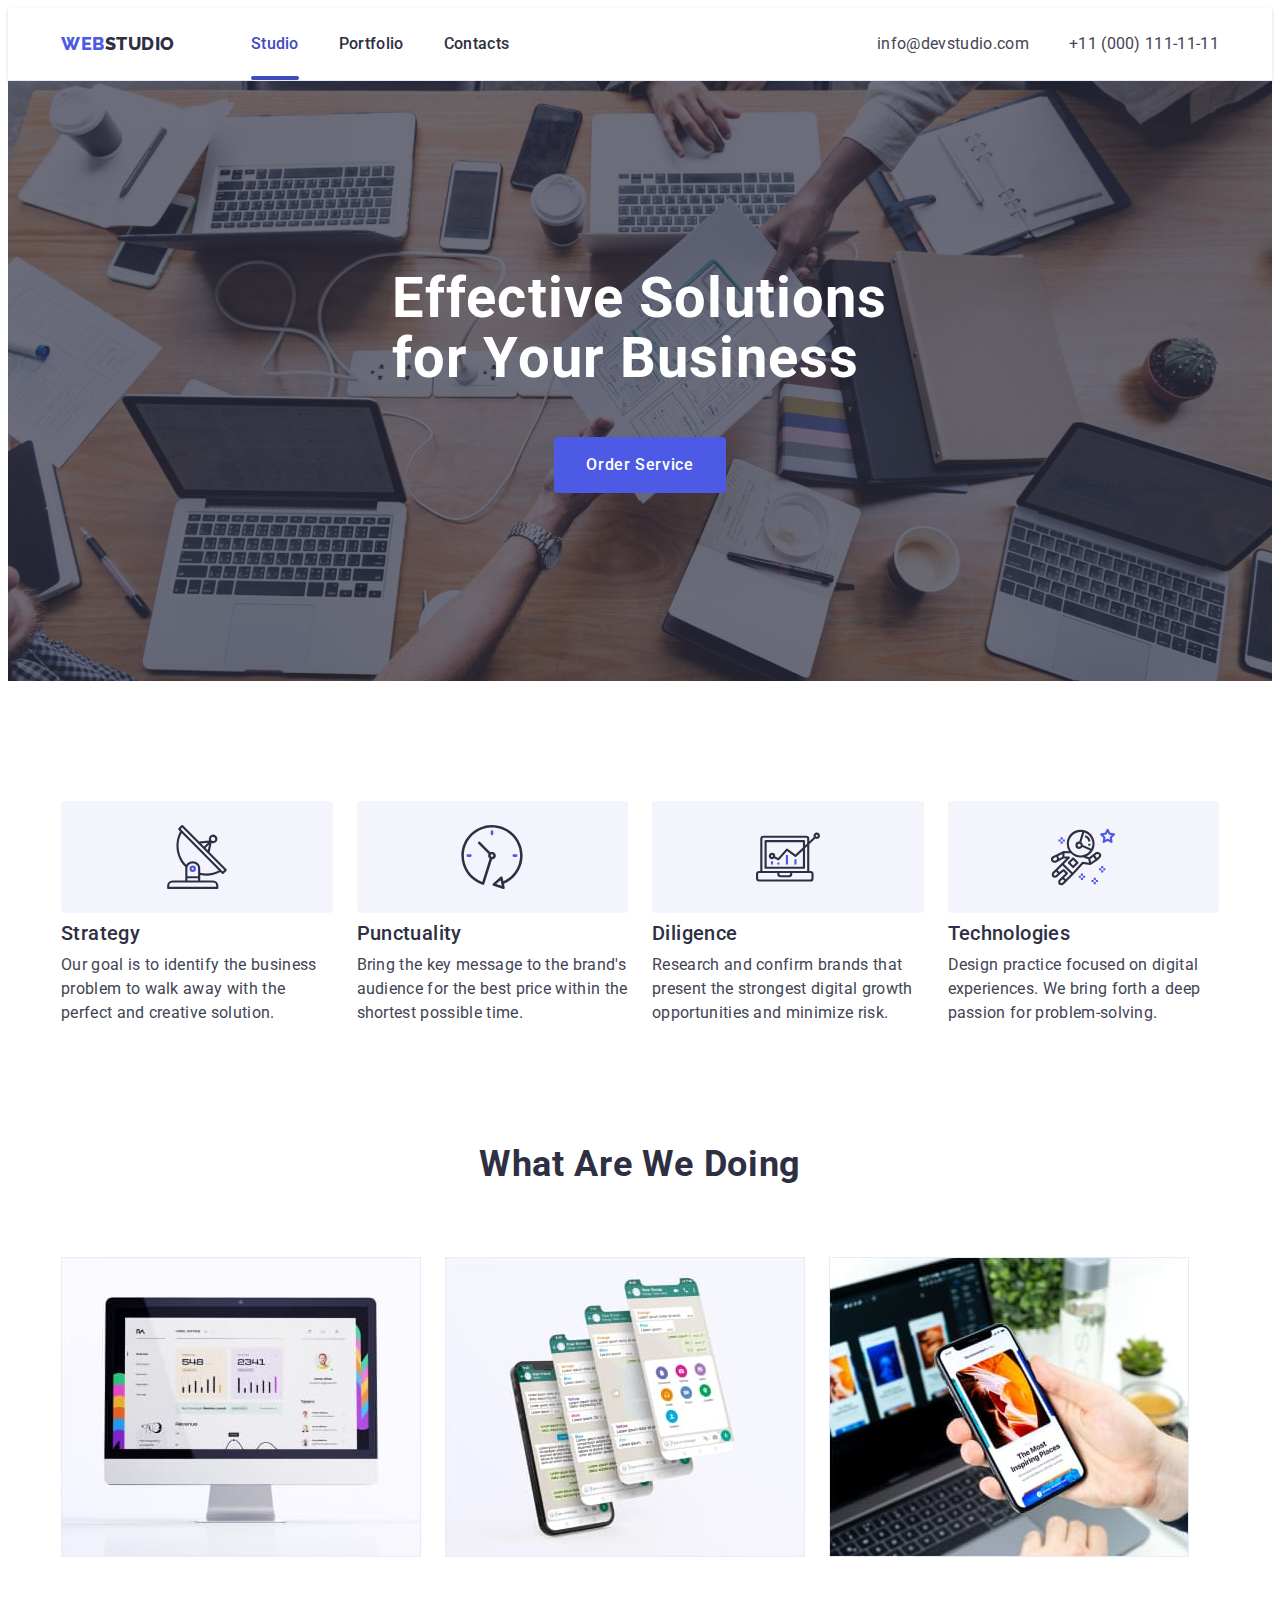
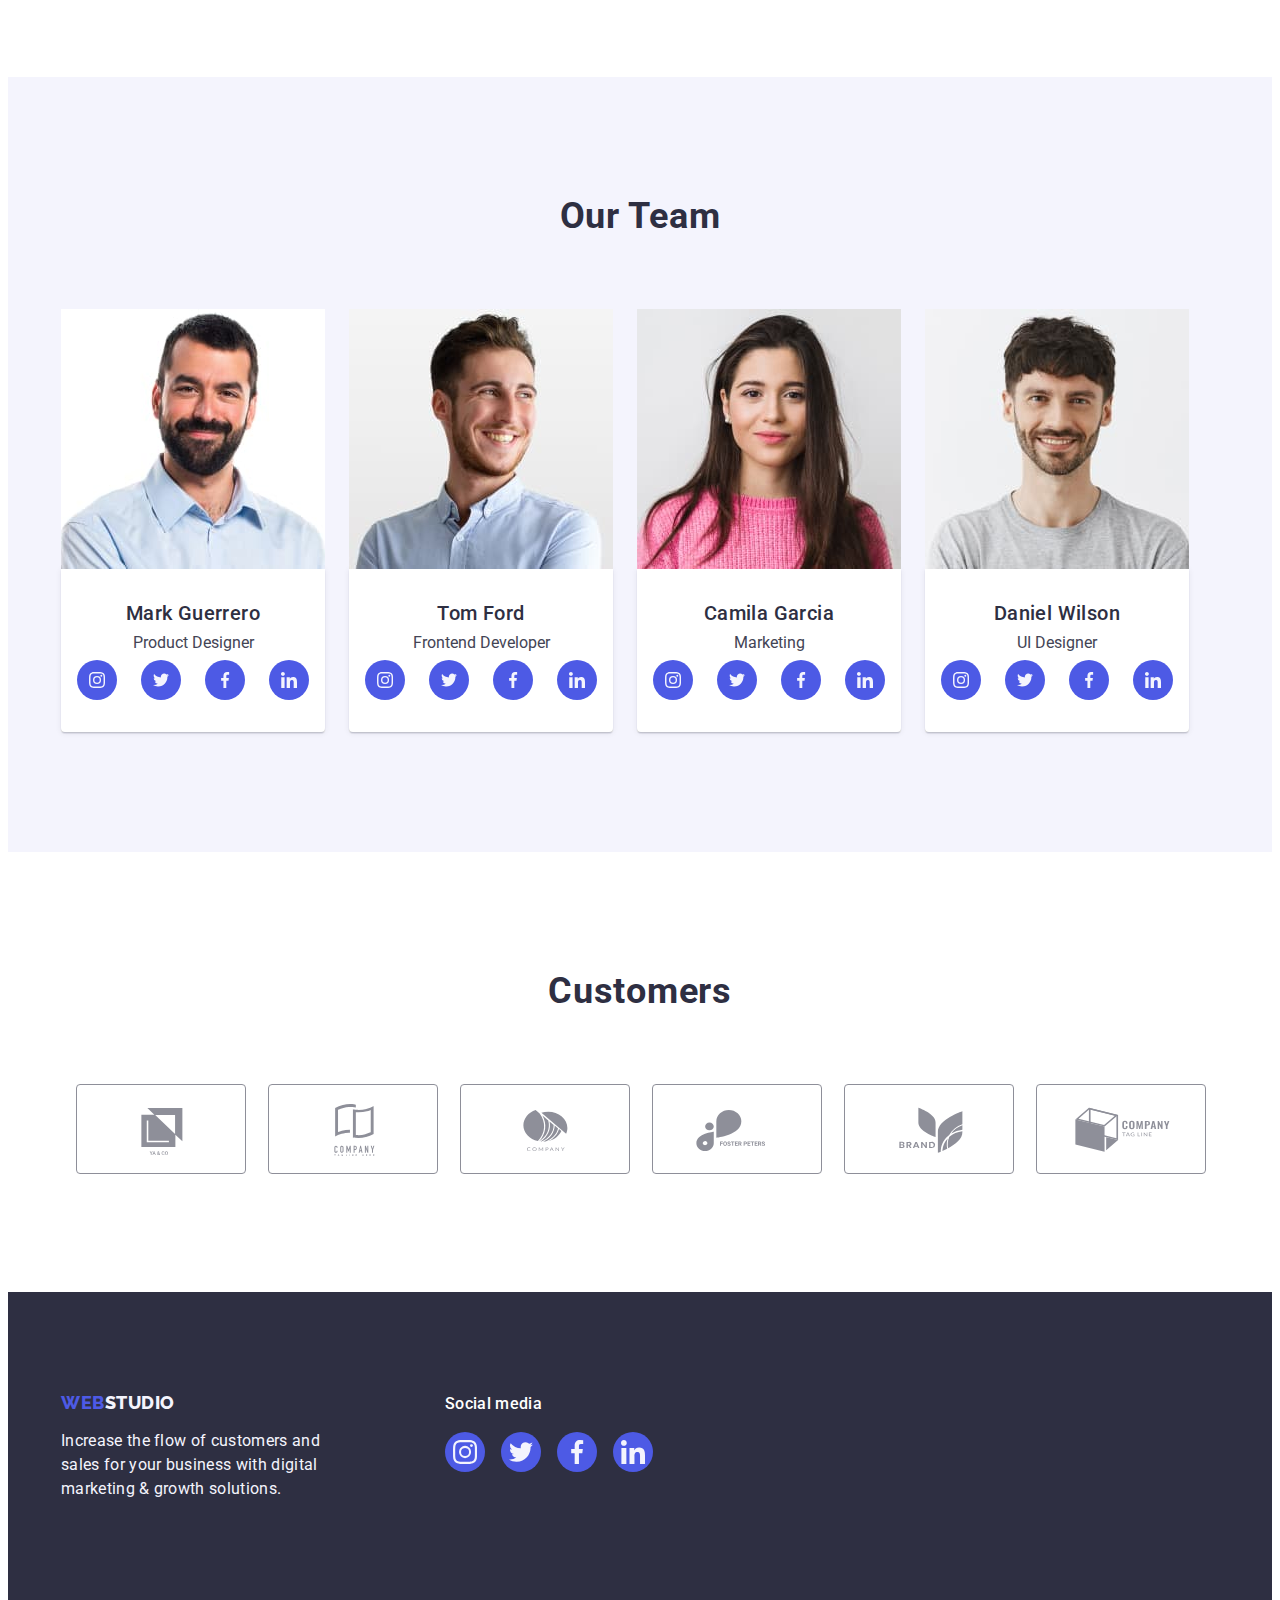
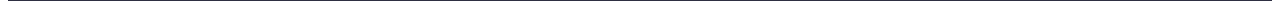
<file: index.html>
<!DOCTYPE html>
<html lang="en">
  <head>
    <meta charset="UTF-8" />
    <meta http-equiv="X-UA-Compatible" content="IE=edge" />
    <meta name="viewport" content="width=device-width, initial-scale=1.0" />
    <title>Studio</title>
    <link rel="preconnect" href="https://fonts.googleapis.com" />
    <link rel="preconnect" href="https://fonts.gstatic.com" crossorigin />
    <link
      href="https://fonts.googleapis.com/css2?family=Raleway:wght@800&family=Roboto:wght@400;500;700&display=swap"
      rel="stylesheet"
    />
    <link
      rel="stylesheet"
      href="https://cdnjs.cloudflare.com/ajax/libs/modern-normalize/1.1.0/modern-normalize.min.css"
      integrity="sha512-wpPYUAdjBVSE4KJnH1VR1HeZfpl1ub8YT/NKx4PuQ5NmX2tKuGu6U/JRp5y+Y8XG2tV+wKQpNHVUX03MfMFn9Q=="
      crossorigin="anonymous"
      referrerpolicy="no-referrer"
    />
    <link rel="stylesheet" href="./css/styles.css" />
  </head>
  <!-- =======================Header================ -->
  <body>
    <header class="page-header">
      <div class="container page-header-container">
        <nav class="page-nav">
          <a href="./index.html" class="web-logo link"
            >Web<span class="studio-logo-dark">Studio</span></a
          >
          <ul class="menu list">
            <li class="menu-item">
              <a class="menu-link active-menu link" href="./index.html"
                >Studio</a
              >
            </li>
            <li class="menu-item">
              <a class="menu-link link" href="./portfolio.html">Portfolio</a>
            </li>
            <li class="menu-item">
              <a class="menu-link link" href="">Contacts</a>
            </li>
          </ul>
        </nav>
        <div>
          <address class="adress">
            <ul class="contact list">
              <li class="contact-list">
                <a class="contact-link link" href="mailto:info@devstudio.com"
                  >info@devstudio.com</a
                >
              </li>
              <li class="contact-list">
                <a class="contact-link link" href="tel:+110001111111"
                  >+11 (000) 111-11-11</a
                >
              </li>
            </ul>
          </address>
        </div>
      </div>
    </header>
    <main>
      <!--===================== Section hero ============-->

      <section class="hero overlay">
        <div class="container hero-container">
          <h1 class="hero-title">Effective Solutions for Your Business</h1>
          <button type="button" class="type-button" data-modal-open>
            Order Service
          </button>
        </div>
      </section>
      <!-- =================Section task and goals============= -->
      <section class="section-task section">
        <div class="container task-container">
          <h2 class="secondary-title" hidden>Tasks and goals</h2>

          <ul class="task-list list">
            <li class="title-list icon-antenna position-icon">
              <div class="font-task">
                <svg class="task-icon" width="64" height="64">
                  <use href="./images/icons.svg#icon-antenna"></use>
                </svg>
              </div>
              <h3 class="title">Strategy</h3>
              <p class="descr-title descr-title-dark">
                Our goal is to identify the business problem to walk away with
                the perfect and creative solution.
              </p>
            </li>

            <li class="title-list icon-antenna position-icon">
              <div class="font-task">
                <svg class="task-icon" width="64" height="64">
                  <use href="./images/icons.svg#icon-clock"></use>
                </svg>
              </div>
              <h3 class="title">Punctuality</h3>
              <p class="descr-title descr-title-dark">
                Bring the key message to the brand's audience for the best price
                within the shortest possible time.
              </p>
            </li>
            <li class="title-list icon-antenna position-icon">
              <div class="font-task">
                <svg class="task-icon" width="64" height="64">
                  <use href="./images/icons.svg#icon-diagram"></use>
                </svg>
              </div>
              <h3 class="title">Diligence</h3>
              <p class="descr-title descr-title-dark">
                Research and confirm brands that present the strongest digital
                growth opportunities and minimize risk.
              </p>
            </li>
            <li class="title-list icon-antenna position-icon">
              <div class="font-task">
                <svg class="task-icon" width="64" height="64">
                  <use href="./images/icons.svg#icon-astronaut"></use>
                </svg>
              </div>
              <h3 class="title">Technologies</h3>
              <p class="descr-title descr-title-dark">
                Design practice focused on digital experiences. We bring forth a
                deep passion for problem-solving.
              </p>
            </li>
          </ul>
        </div>
      </section>
      <!-- ================Section What are we doing ============-->
      <section class="section-work">
        <div class="container">
          <h2 class="secondary-title">What are we doing</h2>
          <ul class="work list">
            <li class="work-logo">
              <img src="./images/img1.jpg" alt="Photo" width="360" />
            </li>
            <li class="work-logo">
              <img src="./images/img2.jpg" alt="Photo" width="360" />
            </li>
            <li class="work-logo">
              <img src="./images/img3.jpg" alt="Photo" width="360" />
            </li>
          </ul>
        </div>
      </section>
      <!--======================= Section our team================ -->
      <section class="section-team section">
        <div class="container">
          <h2 class="secondary-title">Our Team</h2>
          <ul class="team list">
            <li class="team-list">
              <img
                src="./images/mark-guerrero.jpg"
                alt="mark guerrero"
                width="264"
              />
              <div class="employees-card">
                <h3 class="name-title">Mark Guerrero</h3>
                <p class="description-title descr-title-dark">
                  Product Designer
                </p>
                <ul class="team-icon-list list">
                  <li class="icon-list-item">
                    <a class="team-icon-link" href="">
                      <svg class="link-icon" width="16" height="16">
                        <use href="./images/icons.svg#icon-instagram"></use>
                      </svg>
                    </a>
                  </li>
                  <li class="icon-list-item">
                    <a class="team-icon-link" href="">
                      <svg class="link-icon" width="16" height="16">
                        <use href="./images/icons.svg#icon-twitter"></use>
                      </svg>
                    </a>
                  </li>
                  <li class="icon-list-item">
                    <a class="team-icon-link" href="">
                      <svg class="link-icon" width="16" height="16">
                        <use href="./images/icons.svg#icon-facebook"></use>
                      </svg>
                    </a>
                  </li>
                  <li class="icon-list-item">
                    <a class="team-icon-link" href="">
                      <svg class="link-icon" width="16" height="16">
                        <use href="./images/icons.svg#icon-linkedin"></use>
                      </svg>
                    </a>
                  </li>
                </ul>
              </div>
            </li>
            <li class="team-list">
              <img src="./images//tom-ford.jpg" alt="tom ford" width="264" />
              <div class="employees-card">
                <h3 class="name-title">Tom Ford</h3>
                <p class="description-title descr-title-dark">
                  Frontend Developer
                </p>
                <ul class="team-icon-list list">
                  <li class="icon-list-item">
                    <a class="team-icon-link" href="">
                      <svg class="link-icon" width="16" height="16">
                        <use href="./images/icons.svg#icon-instagram"></use>
                      </svg>
                    </a>
                  </li>
                  <li class="icon-list-item">
                    <a class="team-icon-link" href="">
                      <svg class="link-icon" width="16" height="16">
                        <use href="./images/icons.svg#icon-twitter"></use>
                      </svg>
                    </a>
                  </li>
                  <li class="icon-list-item">
                    <a class="team-icon-link" href="">
                      <svg class="link-icon" width="16" height="16">
                        <use href="./images/icons.svg#icon-facebook"></use>
                      </svg>
                    </a>
                  </li>
                  <li class="icon-list-item">
                    <a class="team-icon-link" href="">
                      <svg class="link-icon" width="16" height="16">
                        <use href="./images/icons.svg#icon-linkedin"></use>
                      </svg>
                    </a>
                  </li>
                </ul>
              </div>
            </li>
            <li class="team-list">
              <img
                src="./images/camila-garcia.jpg"
                alt="camila garcia"
                width="264"
              />
              <div class="employees-card">
                <h3 class="name-title">Camila Garcia</h3>
                <p class="description-title descr-title-dark">Marketing</p>
                <ul class="team-icon-list list">
                  <li class="icon-list-item">
                    <a class="team-icon-link" href="">
                      <svg class="link-icon" width="16" height="16">
                        <use href="./images/icons.svg#icon-instagram"></use>
                      </svg>
                    </a>
                  </li>
                  <li class="icon-list-item">
                    <a class="team-icon-link" href="">
                      <svg class="link-icon" width="16" height="16">
                        <use href="./images/icons.svg#icon-twitter"></use>
                      </svg>
                    </a>
                  </li>
                  <li class="icon-list-item">
                    <a class="team-icon-link" href="">
                      <svg class="link-icon" width="16" height="16">
                        <use href="./images/icons.svg#icon-facebook"></use>
                      </svg>
                    </a>
                  </li>
                  <li class="icon-list-item">
                    <a class="team-icon-link" href="">
                      <svg class="link-icon" width="16" height="16">
                        <use href="./images/icons.svg#icon-linkedin"></use>
                      </svg>
                    </a>
                  </li>
                </ul>
              </div>
            </li>
            <li class="team-list">
              <img
                src="./images/daniel-wilson.jpg"
                alt="daniel wilson"
                width="264"
              />
              <div class="employees-card">
                <h3 class="name-title">Daniel Wilson</h3>
                <p class="description-title descr-title-dark">UI Designer</p>
                <ul class="team-icon-list list">
                  <li class="icon-list-item">
                    <a class="team-icon-link" href="">
                      <svg class="link-icon" width="16" height="16">
                        <use href="./images/icons.svg#icon-instagram"></use>
                      </svg>
                    </a>
                  </li>
                  <li class="icon-list-item">
                    <a class="team-icon-link" href="">
                      <svg class="link-icon" width="16" height="16">
                        <use href="./images/icons.svg#icon-twitter"></use>
                      </svg>
                    </a>
                  </li>
                  <li class="icon-list-item">
                    <a class="team-icon-link" href="">
                      <svg class="link-icon" width="16" height="16">
                        <use href="./images/icons.svg#icon-facebook"></use>
                      </svg>
                    </a>
                  </li>
                  <li class="icon-list-item">
                    <a class="team-icon-link" href="">
                      <svg class="link-icon" width="16" height="16">
                        <use href="./images/icons.svg#icon-linkedin"></use>
                      </svg>
                    </a>
                  </li>
                </ul>
              </div>
            </li>
          </ul>
        </div>
      </section>
      <section class="section-customers section">
        <div class="container">
          <h2 class="secondary-title">Customers</h2>
          <ul class="custumer-list-logo list">
            <li class="customer-logo">
              <a class="customer-icon-link" href="">
                <svg class="customer-link" width="104" height="56">
                  <use href="./images/icons.svg#icon-ya-co"></use>
                </svg>
              </a>
            </li>
            <li class="customer-logo">
              <a class="customer-icon-link link" href="">
                <svg class="customer-link" width="104" height="56">
                  <use href="./images/icons.svg#icon-tagline-here"></use>
                </svg>
              </a>
            </li>
            <li class="customer-logo">
              <a class="customer-icon-link link" href="">
                <svg class="customer-link" width="104" height="56">
                  <use href="./images/icons.svg#icon-company"></use>
                </svg>
              </a>
            </li>
            <li class="customer-logo">
              <a class="customer-icon-link link" href="">
                <svg class="customer-link" width="104" height="56">
                  <use href="./images/icons.svg#icon-foster"></use>
                </svg>
              </a>
            </li>
            <li class="customer-logo">
              <a class="customer-icon-link link" href="">
                <svg class="customer-link" width="104" height="56">
                  <use href="./images/icons.svg#icon-brand"></use>
                </svg>
              </a>
            </li>
            <li class="customer-logo">
              <a class="customer-icon-link link" href="">
                <svg class="customer-link" width="104" height="56">
                  <use href="./images/icons.svg#icon-tag-line"></use>
                </svg>
              </a>
            </li>
          </ul>
        </div>
      </section>
    </main>
    <!-- =============================Footer====================== -->

    <footer class="page-footer">
      <div class="container box-footer">
        <div class="box-one">
          <a href="./index.html" class="web-logo link"
            >Web<span class="studio-logo-light">Studio</span></a
          >
          <p class="descr-title descr-title-light">
            Increase the flow of customers and sales for your business with
            digital marketing & growth solutions.
          </p>
        </div>

        <div class="box-two">
          <p class="foot-subtext">Social media</p>
          <ul class="footer-social list">
            <li class="icon-list-item">
              <a class="social-icon-link" href="">
                <svg class="foot-icon-link" width="24" height="24">
                  <use href="./images/icons.svg#icon-instagram"></use>
                </svg>
              </a>
            </li>
            <li class="icon-list-item">
              <a class="social-icon-link" href="">
                <svg class="foot-icon-link" width="24" height="24">
                  <use href="./images/icons.svg#icon-twitter"></use>
                </svg>
              </a>
            </li>
            <li class="icon-list-item">
              <a class="social-icon-link" href="">
                <svg class="foot-icon-link" width="24" height="24">
                  <use href="./images/icons.svg#icon-facebook"></use>
                </svg>
              </a>
            </li>
            <li class="icon-list-item">
              <a class="social-icon-link" href="">
                <svg class="foot-icon-link" width="24" height="24">
                  <use href="./images/icons.svg#icon-linkedin"></use>
                </svg>
              </a>
            </li>
          </ul>
        </div>
      </div>
    </footer>

    <div class="backdrop is-hidden" data-modal>
      <div class="modal">
        <button type="button" class="modal-close-btn" data-modal-close>
          <svg class="modal-close-btn-icon" width="8" height="8">
            <use href="./images/icons.svg#icon-close-modal-black"></use>
          </svg>
        </button>
      </div>
    </div>
    <script src="./js/modal.js"></script>
  </body>
</html>
</file>
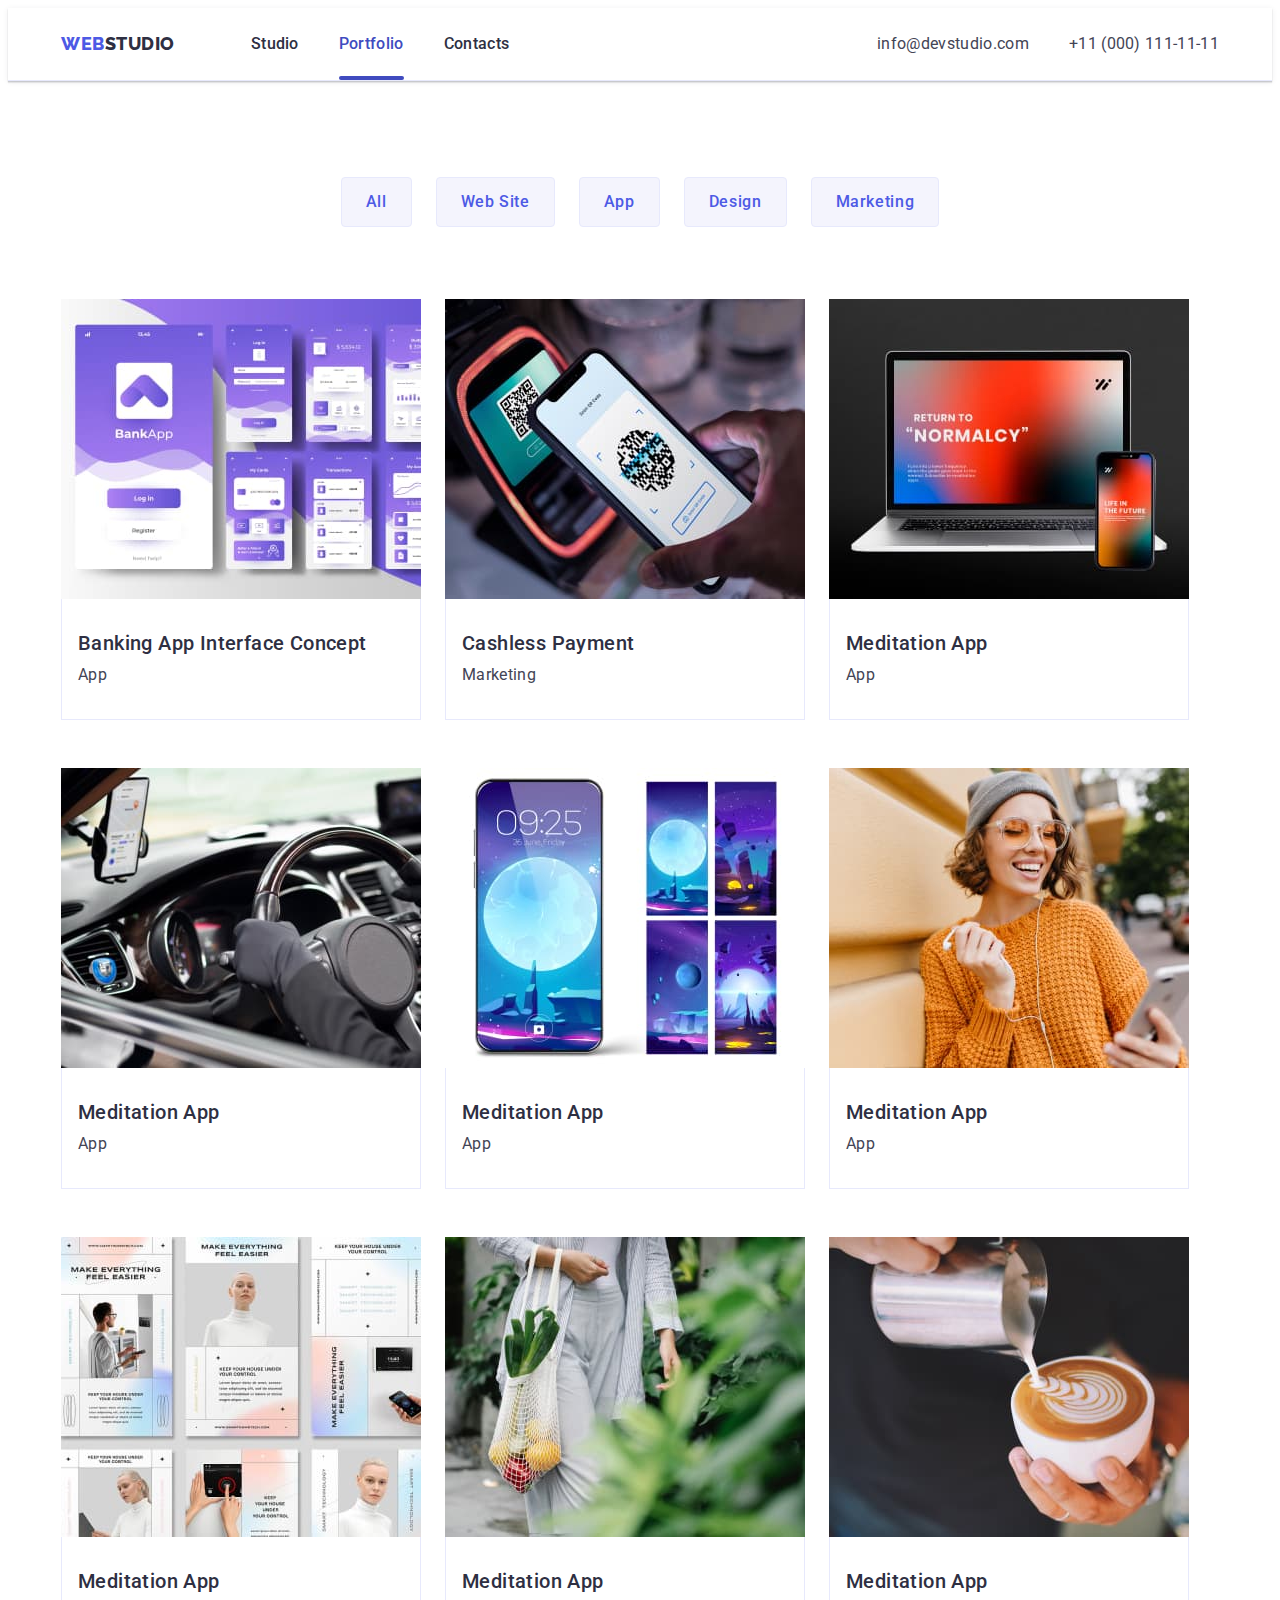
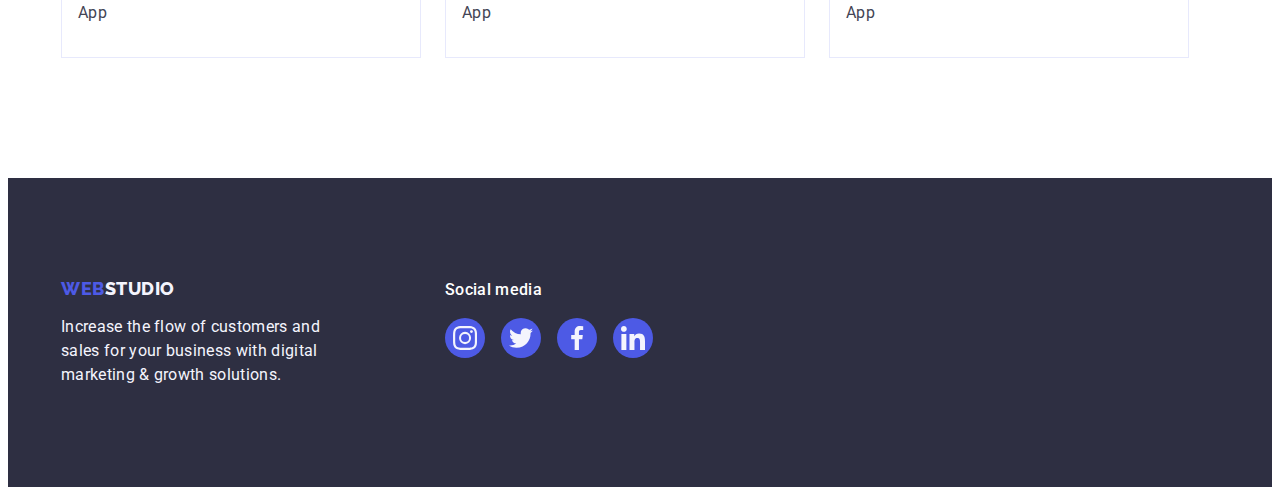
<file: portfolio.html>
<!DOCTYPE html>
<html lang="en">
  <head>
    <meta charset="UTF-8" />
    <meta http-equiv="X-UA-Compatible" content="IE=edge" />
    <meta name="viewport" content="width=device-width, initial-scale=1.0" />
    <title>Portfolio</title>
    <link rel="preconnect" href="https://fonts.googleapis.com" />
    <link rel="preconnect" href="https://fonts.gstatic.com" crossorigin />
    <link
      href="https://fonts.googleapis.com/css2?family=Raleway:wght@800&family=Roboto:wght@400;500;700&display=swap"
      rel="stylesheet"
    />
    <link
      rel="stylesheet"
      href="https://cdnjs.cloudflare.com/ajax/libs/modern-normalize/1.1.0/modern-normalize.min.css"
      integrity="sha512-wpPYUAdjBVSE4KJnH1VR1HeZfpl1ub8YT/NKx4PuQ5NmX2tKuGu6U/JRp5y+Y8XG2tV+wKQpNHVUX03MfMFn9Q=="
      crossorigin="anonymous"
      referrerpolicy="no-referrer"
    />
    <link rel="stylesheet" href="./css/styles.css" />
  </head>
  <body>
    <!-- ===============================Header======================= -->

    <header class="page-header">
      <div class="container page-header-container">
        <nav class="page-nav">
          <a href="./index.html" class="web-logo link"
            >Web<span class="studio-logo-dark">Studio</span></a
          >

          <ul class="menu list">
            <li class="menu-item">
              <a class="menu-link link" href="./index.html">Studio</a>
            </li>
            <li class="menu-item">
              <a class="menu-link active-menu link" href="./portfolio.html"
                >Portfolio</a
              >
            </li>
            <li class="menu-item">
              <a class="menu-link link" href="">Contacts</a>
            </li>
          </ul>
        </nav>
        <div>
          <address class="adress">
            <ul class="contact list">
              <li class="contact-list">
                <a class="contact-link link" href="mailto:info@devstudio.com"
                  >info@devstudio.com</a
                >
              </li>
              <li class="contact-list">
                <a class="contact-link link" href="tel:+110001111111"
                  >+11 (000) 111-11-11</a
                >
              </li>
            </ul>
          </address>
        </div>
      </div>
    </header>
    <main>
      <!-- ==================Portfolio ==================-->

      <section class="page-works list">
        <div class="portfolio container">
          <h1 class="works-title" hidden>Our works</h1>
          <ul class="buttons list">
            <li class="portfolio-button">
              <button type="button" class="nav-button">All</button>
            </li>
            <li class="portfolio-button">
              <button type="button" class="nav-button">Web Site</button>
            </li>
            <li class="portfolio-button">
              <button type="button" class="nav-button">App</button>
            </li>
            <li class="portfolio-button">
              <button type="button" class="nav-button">Design</button>
            </li>
            <li class="portfolio-button">
              <button type="button" class="nav-button">Marketing</button>
            </li>
          </ul>

          <ul class="portfolio-list list">
            <li class="portfolio-item">
              <a class="portfolio-link link" href=""
                ><div class="thumb">
                  <img
                    src="./images/banking-app.jpg"
                    alt="Banking App Interface Concept"
                    width="360"
                    height="300"
                  />
                  <p class="overlay-card">
                    14 Stylish and User-Friendly App Design Concepts · Task
                    Manager App · Calorie Tracker App · Exotic Fruit Ecommerce
                    App · Cloud Storage App
                  </p>
                </div>
                <div class="card">
                  <h2 class="title">Banking App Interface Concept</h2>
                  <p class="descr-title descr-title-dark">App</p>
                </div>
              </a>
            </li>
            <li class="portfolio-item">
              <a class="portfolio-link link" href="">
                <div class="thumb">
                  <img
                    src="./images/cashless-payment.jpg"
                    alt="Cashless Payment"
                    width="360"
                    height="300"
                  />
                  <p class="overlay-card">
                    14 Stylish and User-Friendly App Design Concepts · Task
                    Manager App · Calorie Tracker App · Exotic Fruit Ecommerce
                    App · Cloud Storage App
                  </p>
                </div>

                <div class="card">
                  <h2 class="title">Cashless Payment</h2>
                  <p class="descr-title descr-title-dark">Marketing</p>
                </div>
              </a>
            </li>
            <li class="portfolio-item">
              <a class="portfolio-link link" href=""
                ><div class="thumb">
                  <img
                    src="./images/meditation-app.jpg"
                    alt="Meditation App"
                    width="360"
                    height="300"
                  />
                  <p class="overlay-card">
                    14 Stylish and User-Friendly App Design Concepts · Task
                    Manager App · Calorie Tracker App · Exotic Fruit Ecommerce
                    App · Cloud Storage App
                  </p>
                </div>
                <div class="card">
                  <h2 class="title">Meditation App</h2>
                  <p class="descr-title descr-title-dark">App</p>
                </div>
              </a>
            </li>
            <li class="portfolio-item">
              <a class="portfolio-link link" href=""
                ><div class="thumb">
                  <img
                    src="./images/taxi-service.jpg"
                    alt="Taxi Service"
                    width="360"
                    height="300"
                  />
                  <p class="overlay-card">
                    14 Stylish and User-Friendly App Design Concepts · Task
                    Manager App · Calorie Tracker App · Exotic Fruit Ecommerce
                    App · Cloud Storage App
                  </p>
                </div>
                <div class="card">
                  <h2 class="title">Meditation App</h2>
                  <p class="descr-title descr-title-dark">App</p>
                </div>
              </a>
            </li>
            <li class="portfolio-item">
              <a class="portfolio-link link" href=""
                ><div class="thumb">
                  <img
                    src="./images/screen-illustrations.jpg"
                    alt="Screen Illustrations"
                    width="360"
                    height="300"
                  />
                  <p class="overlay-card">
                    14 Stylish and User-Friendly App Design Concepts · Task
                    Manager App · Calorie Tracker App · Exotic Fruit Ecommerce
                    App · Cloud Storage App
                  </p>
                </div>
                <div class="card">
                  <h2 class="title">Meditation App</h2>
                  <p class="descr-title descr-title-dark">App</p>
                </div>
              </a>
            </li>
            <li class="portfolio-item">
              <a class="portfolio-link link" href=""
                ><div class="thumb">
                  <img
                    src="./images/online-courses.jpg"
                    alt="Online Courses"
                    width="360"
                  />
                  <p class="overlay-card">
                    14 Stylish and User-Friendly App Design Concepts · Task
                    Manager App · Calorie Tracker App · Exotic Fruit Ecommerce
                    App · Cloud Storage App
                  </p>
                </div>
                <div class="card">
                  <h2 class="title">Meditation App</h2>
                  <p class="descr-title descr-title-dark">App</p>
                </div>
              </a>
            </li>
            <li class="portfolio-item">
              <a class="portfolio-link link" href="">
                <div class="thumb">
                  <img
                    src="./images/instagram-stories.jpg"
                    alt="Instagram Stories Concept"
                    width="360"
                    height="300"
                  />
                  <p class="overlay-card">
                    14 Stylish and User-Friendly App Design Concepts · Task
                    Manager App · Calorie Tracker App · Exotic Fruit Ecommerce
                    App · Cloud Storage App
                  </p>
                </div>
                <div class="card">
                  <h2 class="title">Meditation App</h2>
                  <p class="descr-title descr-title-dark">App</p>
                </div>
              </a>
            </li>
            <li class="portfolio-item">
              <a class="portfolio-link link" href="">
                <div class="thumb">
                  <img
                    src="./images/organic-food.jpg"
                    alt="Organic Food"
                    width="360"
                    height="300"
                  />
                  <p class="overlay-card">
                    14 Stylish and User-Friendly App Design Concepts · Task
                    Manager App · Calorie Tracker App · Exotic Fruit Ecommerce
                    App · Cloud Storage App
                  </p>
                </div>
                <div class="card">
                  <h2 class="title">Meditation App</h2>
                  <p class="descr-title descr-title-dark">App</p>
                </div>
              </a>
            </li>
            <li class="portfolio-item">
              <a class="portfolio-link link" href="">
                <div class="thumb">
                  <img
                    src="./images/fresh-coffee.jpg"
                    alt="Fresh Coffee"
                    width="360"
                    height="300"
                  />
                  <p class="overlay-card">
                    14 Stylish and User-Friendly App Design Concepts · Task
                    Manager App · Calorie Tracker App · Exotic Fruit Ecommerce
                    App · Cloud Storage App
                  </p>
                </div>
                <div class="card">
                  <h2 class="title">Meditation App</h2>
                  <p class="descr-title descr-title-dark">App</p>
                </div>
              </a>
            </li>
          </ul>
        </div>
      </section>
    </main>

    <!--============================= Footer =======================-->
    <footer class="page-footer">
      <div class="container box-footer">
        <div class="box-one">
          <a href="./index.html" class="web-logo link"
            >Web<span class="studio-logo-light">Studio</span></a
          >
          <p class="descr-title descr-title-light">
            Increase the flow of customers and sales for your business with
            digital marketing & growth solutions.
          </p>
        </div>
        <div class="box-two">
          <p class="foot-subtext">Social media</p>
          <ul class="footer-social list">
            <li class="icon-list-item">
              <a class="social-icon-link" href="">
                <svg class="foot-icon-link" width="24" height="24">
                  <use href="./images/icons.svg#icon-instagram"></use>
                </svg>
              </a>
            </li>
            <li class="icon-list-item">
              <a class="social-icon-link" href="">
                <svg class="foot-icon-link" width="24" height="24">
                  <use href="./images/icons.svg#icon-twitter"></use>
                </svg>
              </a>
            </li>
            <li class="icon-list-item">
              <a class="social-icon-link" href="">
                <svg class="foot-icon-link" width="24" height="24">
                  <use href="./images/icons.svg#icon-facebook"></use>
                </svg>
              </a>
            </li>
            <li class="icon-list-item">
              <a class="social-icon-link" href="">
                <svg class="foot-icon-link" width="24" height="24">
                  <use href="./images/icons.svg#icon-linkedin"></use>
                </svg>
              </a>
            </li>
          </ul>
        </div>
      </div>
    </footer>
  </body>
</html>
</file>
<file: css/styles.css>
:root {
  --accent-color: #404bbf;
  --pimary-font: "Roboto", sans-serif;
  --secondary-font: "Raleway", sans-serif;
  --primary-text-color: #434455;
  --secondary-text-color: #2e2f42;
  --background-color-navy: #2e2f42;
  --logo-text-light: #f4f4fd;
  --background-color-white: #ffffff;
  --background-color-cloud: #f4f4fd;
  --web-logo: #4d5ae5;
  --paragraf-dark: #434455;
  --white: #ffffff;
  --cloud: #f4f4fd;
  --button-iris: #4d5ae5;
  --customer-border: #8e8f99;
  --hover-green: #31d0aa;
  --border: #e7e9fc;
  --timing-function: cubic-bezier(0.4, 0, 0.2, 1);
  --duration: 250ms;
  --modal-btn-background: #fcfcfc;
}

h1,
h2,
h3,
h4,
p {
  margin-top: 0;
  margin-bottom: 0;
}
ul,
ol {
  margin-top: 0;
  margin-bottom: 0;
  padding-left: 0;
}
img {
  display: block;
  max-width: 100%;
  height: auto;
}
button {
  cursor: pointer;
}

.link {
  text-decoration: none;
}
.list {
  list-style: none;
}
body {
  font-family: var(--pimary-font);
  color: var(--primary-text-color);
  background-color: var(--background-color-white);
}

.section {
  padding-top: 120px;
  padding-bottom: 120px;
}
.container {
  width: 1158px;
  margin-left: auto;
  margin-right: auto;

  padding-left: 15px;
  padding-right: 15px;
}

.descr-title-dark {
  color: var(--paragraf-dark);
}
.descr-title-light {
  color: var(--cloud);
}
.adress {
  font-style: normal;
}

.active-menu::after {
  position: absolute;
  content: "";
  display: block;

  background-color: var(--accent-color);
  width: 100%;
  height: 4px;
  bottom: -27px;
  border-radius: 2px;
}
/* ======================================Header========================================== */
.page-header {
  padding-top: 24px;
  padding-bottom: 24px;
  border-bottom: 1px solid var(--border);
  box-shadow: 0px 2px 1px rgba(46, 47, 66, 0.08),
    0px 1px 1px rgba(46, 47, 66, 0.16), 0px 1px 6px rgba(46, 47, 66, 0.08);
}
.page-header-container {
  display: flex;
  align-items: center;
  justify-content: space-between;
}
.page-nav {
  display: flex;
  align-items: center;
}

.menu-item:not(:last-child) {
  margin-right: 40px;
}
.menu {
  display: flex;
  align-items: center;
  margin-left: 76px;
}
.contact {
  display: flex;
  align-items: center;
}
.contact-link {
  font-size: 16px;
  line-height: 1.5;
  letter-spacing: 0.02em;
  cursor: pointer;
  color: var(--primary-text-color);

  transition-property: color;
  transition-duration: var(--duration);
  transition-timing-function: var(--timing-function);
}
.contact-link:hover,
.contact-link:focus {
  color: var(--accent-color);
}
.contact-list:not(:last-child) {
  margin-right: 40px;
}

.secondary-title {
  font-weight: 700;
  font-size: 36px;
  line-height: 1.11;
  letter-spacing: 0.02em;
  text-transform: capitalize;
  color: var(--secondary-text-color);
}
.web-logo {
  font-family: var(--secondary-font);
  font-weight: 800;
  font-size: 18px;
  line-height: 1.17;
  letter-spacing: 0.03em;
  text-transform: uppercase;
  color: var(--web-logo);
}

.studio-logo-dark {
  font-family: var(--secondary-font);
  font-weight: 800;
  font-size: 18px;

  letter-spacing: 0.03em;
  text-transform: uppercase;
  color: var(--secondary-text-color);
}

.menu-link {
  font-style: normal;
  font-weight: 500;
  font-size: 16px;
  line-height: 1.5;
  letter-spacing: 0.02em;
  color: var(--secondary-text-color);
  transition-property: color;
  transition-duration: var(--duration);
  transition-timing-function: var(--timing-function);
}
.menu-link.active-menu {
  position: relative;
  color: var(--accent-color);
}

.menu-link:hover,
.menu-link:focus {
  color: var(--accent-color);
}

/* ======================================Hero========================================== */

.hero {
  padding-top: 188px;
  padding-bottom: 188px;
  background-color: var(--background-color-navy);
}
.hero-title {
  max-width: 496px;
  height: 120px;
  font-weight: 700;
  font-size: 56px;
  line-height: 1.07;
  letter-spacing: 0.02em;
  color: var(--white);
  display: flex;
  align-items: center;
  margin: 0 auto;
  margin-bottom: 48px;
}
.overlay {
  max-width: 1440px;
  margin-right: auto;
  margin-left: auto;
  background-image: linear-gradient(
      to right,
      rgba(46, 47, 66, 0.7),
      rgba(46, 47, 66, 0.7)
    ),
    url(../images/people-office\ .jpg);
  background-size: cover;
  background-position: center;
  background-repeat: no-repeat;
}
.type-button {
  min-width: 169px;
  font-family: inherit;
  font-style: normal;
  font-weight: 500;
  font-size: 16px;
  line-height: 1.5;
  letter-spacing: 0.04em;
  color: var(--white);
  background: var(--web-logo);
  border: none;
  border-radius: 4px;
}
.type-button {
  margin: auto;
  display: block;
  padding: 16px 32px;
  background: var(--button-iris);

  transition-property: background-color, box-shadow;
  transition-duration: var(--duration);
  transition-timing-function: var(--timing-function);
}

.type-button:hover,
.type-button:focus {
  background-color: var(--accent-color);
  box-shadow: 0px 4px 4px rgba(0, 0, 0, 0.15);
}

/* ======================================Task and goals========================================== */

.task-list {
  padding: 0;
  margin: 0;
  display: flex;
  flex-wrap: wrap;
}
.font-task {
  display: flex;
  height: 112px;
  border-radius: 4px;
  background-color: var(--background-color-cloud);
  margin-bottom: 8px;
  justify-content: center;
  align-items: center;
}

.title-list {
  width: calc((100% - 72px) / 4);
}

.title-list:not(:last-child) {
  margin-right: 24px;
}

.title {
  font-weight: 500;
  font-size: 20px;
  line-height: 1.2;
  letter-spacing: 0.02em;
  color: var(--secondary-text-color);
}

.descr-title {
  font-size: 16px;
  line-height: 1.5;
  letter-spacing: 0.02em;
}
.title {
  margin-bottom: 8px;
}
.description-title {
  margin-bottom: 8px;
}
.name-title {
  margin-bottom: 8px;
}
.container .descr-title-light {
  margin-top: 16px;
  width: 264px;
}
/* ============================Section work==================== */
.section-work {
  padding-bottom: 120px;
}
.secondary-title {
  text-align: center;
  margin-bottom: 72px;
}
.work {
  display: flex;
  flex-wrap: wrap;
}

.work-logo:not(:last-child) {
  margin-right: 24px;
}
/* ========================Our team===================== */

.section-team {
  background-color: var(--background-color-cloud);
}
.team {
  display: flex;
  flex-wrap: wrap;
  text-align: center;
}
.team-list {
  background-color: var(--background-color-white);
}
.team-list {
  flex-basis: calc(100% - 72px) / 4;
}
.team-list:not(:last-child) {
  margin-right: 24px;
}

.team-icon-list {
  display: flex;
  justify-content: center;
  gap: 24px;
}
.team-icon-link {
  display: flex;
  justify-content: center;
  align-items: center;
  width: 40px;
  height: 40px;
  border-radius: 50%;
  background-color: var(--button-iris);
  color: var(--cloud);

  transition-property: background-color;
  transition-duration: var(--duration);
  transition-timing-function: var(--timing-function);
}
.team-icon-link:is(:hover, :focus) {
  background-color: var(--accent-color);
}
.link-icon {
  fill: currentColor;
}

.employees-card {
  border-radius: 0px 0px 4px 4px;
  padding: 32px 16px;
  box-shadow: 0px 1px 6px rgba(46, 47, 66, 0.08),
    0px 1px 1px rgba(46, 47, 66, 0.16), 0px 2px 1px rgba(46, 47, 66, 0.08);
}
.name-title {
  font-weight: 500;
  font-size: 20px;
  line-height: 1.2;
  letter-spacing: 0.02em;
  color: var(--secondary-text-color);
}
/* ======================================Customers============================== */

.custumer-list-logo {
  display: flex;
  align-items: center;
  justify-content: center;
  gap: 24px;
}

.customer-logo {
  height: 88px;
  width: 168px;
}
.customer-icon-link {
  width: 100%;
  height: 100%;
  display: flex;
  justify-content: center;
  align-items: center;
  border-radius: 4px;
  border: 1px solid var(--customer-border);

  transition-property: border-color;
  transition-duration: var(--duration);
  transition-timing-function: var(--timing-function);
}
.customer-icon-link:hover,
.customer-icon-link:focus {
  border-color: var(--accent-color);
}
.customer-link {
  fill: var(--customer-border);
  transition-property: fill;
  transition-duration: var(--duration);
  transition-timing-function: var(--timing-function);
}

.customer-icon-link:hover .customer-link,
.customer-icon-link:focus .customer-link {
  fill: var(--accent-color);
}

/* ======================================footer========================================== */
.page-footer {
  background-color: var(--background-color-navy);
  padding-top: 100px;
  padding-bottom: 100px;
}
.box-footer {
  display: flex;
  align-items: flex-start;
}

.studio-logo-light {
  color: var(--cloud);
}

.box-one {
  margin-right: 120px;
}
/* =========================================Social media============================= */

.foot-subtext {
  font-weight: 500;
  font-size: 16px;
  line-height: 1.5;
  letter-spacing: 0.02em;
  color: var(--white);
  margin-bottom: 16px;
}

.footer-social {
  display: flex;
  justify-content: center;
  gap: 16px;
}
.icon-list-item {
  display: flex;
  justify-content: center;
  align-items: center;
}
.social-icon-link {
  display: flex;
  justify-content: center;
  align-items: center;
  width: 40px;
  height: 40px;
  border-radius: 50%;
  color: var(--cloud);
  background-color: var(--button-iris);

  transition-property: background-color;
  transition-duration: var(--duration);
  transition-timing-function: var(--timing-function);
}
.foot-icon-link {
  fill: currentColor;
}

.social-icon-link:is(:hover, :focus) {
  background-color: var(--hover-green);
}

/* <!-- ==================Portfolio ==================--> */
.page-works {
  padding-top: 96px;
  padding-bottom: 120px;
}

.nav-button {
  font-family: inherit;
  font-weight: 500;
  font-size: 16px;
  line-height: 1.5;
  letter-spacing: 0.04em;
  color: var(--button-iris);
  background: var(--background-color-cloud);
  border: none;
  padding: 12px 24px;
  border: 1px solid var(--border);
  border-radius: 4px;

  transition-property: background-color, box-shadow, color;
  transition-duration: var(--duration);
  transition-timing-function: var(--timing-function);
}
.nav-button:hover,
.nav-button:focus {
  color: var(--white);
  box-shadow: 0px 3px 1px rgba(0, 0, 0, 0.1), 0px 2px 1px rgba(0, 0, 0, 0.08),
    0px 2px 2px rgba(0, 0, 0, 0.12);
  background-color: var(--accent-color);
}
.portfolio-button:not(:last-child) {
  margin-right: 24px;
}
.portfolio-link {
  transition-property: box-shadow;
  transition-duration: var(--duration);
  transition-timing-function: var(--timing-function);
}

.portfolio-link:is(:hover, :focus) {
  box-shadow: 0px 1px 6px rgba(46, 47, 66, 0.08),
    0px 1px 1px rgba(46, 47, 66, 0.16), 0px 2px 1px rgba(46, 47, 66, 0.08);
  display: block;
}
.buttons {
  display: flex;
  flex-wrap: wrap;
  justify-content: center;
  margin-bottom: 72px;
}

.portfolio-list {
  padding: 0;
  margin: 0;
  display: flex;
  flex-wrap: wrap;
  gap: 24px;
  row-gap: 48px;
}

.portfolio-list > .portfolio-item {
  flex-basis: calc(100% - 48px) / 3;
}
.card {
  border: solid 1px var(--border);
  border-top: none;
  padding: 32px 16px;
}
.thumb {
  position: relative;
  overflow: hidden;
}
.overlay-card {
  position: absolute;
  left: 0;
  top: 0;
  width: 100%;
  height: 100%;
  padding-top: 40px;
  padding-right: 32px;
  padding-bottom: 164px;
  padding-left: 32px;
  overflow: auto;
  transform: translate(0, 100%);
  transition: transform 250ms linear;

  font-size: 16px;
  line-height: 1.5;
  letter-spacing: 0.02em;
  color: var(--cloud);
  background-color: var(--button-iris);
}
.portfolio-link:is(:hover, :focus) .overlay-card {
  transform: translate(0, 0);
}

/* <!-- ==================Modal window ==================--> */
.backdrop {
  position: fixed;
  top: 0;
  left: 0;
  transition: opacity 250ms cubic-bezier(0.4, 0, 0.2, 1),
    visibility 250ms cubic-bezier(0.4, 0, 0.2, 1);
  z-index: 100;
  height: 100%;
  width: 100%;
  background-color: rgba(46, 47, 66, 0.4);
}
.backdrop.is-hidden {
  opacity: 0;
  visibility: hidden;
  pointer-events: none;
}

.modal {
  position: absolute;
  top: 50%;
  left: 50%;
  transform: translate(-50%, -50%) scale(1);
  width: 408px;
  min-height: 576px;
  background: var(--modal-btn-background);
  box-shadow: 0px 1px 1px rgba(0, 0, 0, 0.14), 0px 1px 3px rgba(0, 0, 0, 0.12),
    0px 2px 1px rgba(0, 0, 0, 0.2);
  border-radius: 4px;
  transition: transform 250ms cubic-bezier(0.4, 0, 0.2, 1);
}

.backdrop.is-hidden .modal {
  transform: translate(-50%, -50%) scale(0);
}

.modal-close-btn {
  position: absolute;
  top: 24px;
  right: 24px;
  padding: 0;

  display: flex;
  justify-content: center;
  align-items: center;
  width: 24px;
  height: 24px;
  border-radius: 50%;
  border: 1px solid rgba(0, 0, 0, 0.1);
  color: var(--border);

  transition-property: border-color, background-color;
  transition-duration: var(--duration);
  transition-timing-function: var(--timing-function);
}

.modal-close-btn:is(:hover, :focus) {
  border-color: var(--accent-color);
  background-color: var(--accent-color);
}

.modal-close-btn-icon {
  fill: var(--secondary-text-color);
  transition-property: fill;
  transition-duration: var(--duration);
  transition-timing-function: var(--timing-function);
}

.modal-close-btn:is(:hover, :focus) .modal-close-btn-icon {
  fill: var(--white);
}
</file>
